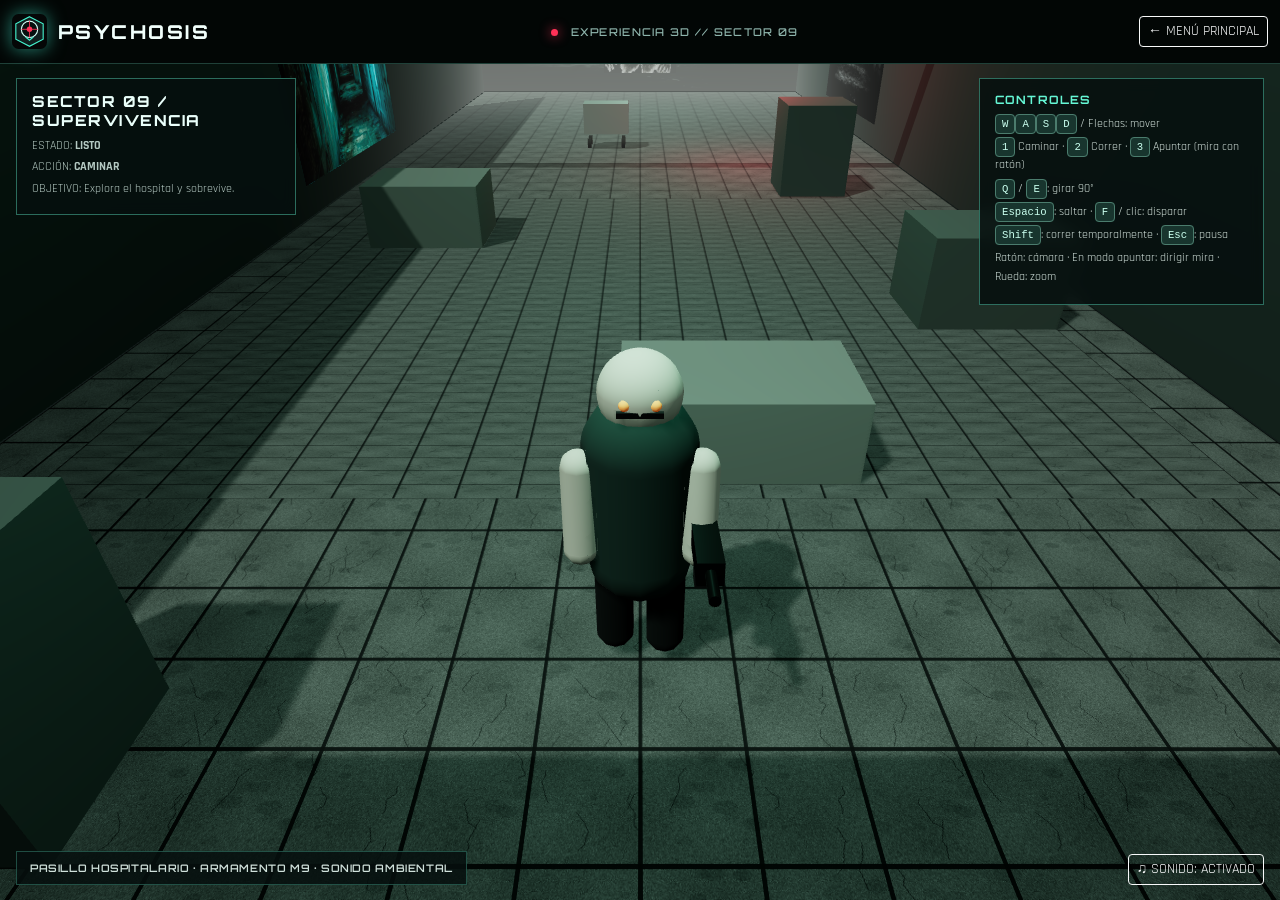
<file: escenario3d.html>
<!doctype html>
<html lang="es">
<head>
<meta charset="utf-8"><meta name="viewport" content="width=device-width,initial-scale=1">
<title>PSYCHOSIS — Sector 09 3D</title><link rel="icon" href="assets/favicon.svg" type="image/svg+xml">
<link href="https://cdn.jsdelivr.net/npm/bootstrap@5.3.3/dist/css/bootstrap.min.css" rel="stylesheet">
<link rel="stylesheet" href="styles.css">
<style>
body{overflow:hidden;background:#030807}.site-header{height:64px}
#world3d{width:100%;height:calc(100vh - 64px);display:block;touch-action:none}
.hud3d{position:fixed;z-index:8;top:78px;left:16px;width:280px;padding:13px 15px;background:#06100edb;border:1px solid #65f7d566;backdrop-filter:blur(7px);pointer-events:none}
.hud3d h1{font:800 .95rem Orbitron,sans-serif;color:#eafffa;letter-spacing:.1em;margin:0 0 7px}.hud3d p{font-size:.77rem;color:#b4c9c2;margin:3px 0}
.controls3d{position:fixed;z-index:8;top:78px;right:16px;width:285px;padding:13px 15px;background:#06100edb;border:1px solid #65f7d566;backdrop-filter:blur(7px)}
.controls3d h2{font:700 .72rem Orbitron;color:#65f7d5;letter-spacing:.1em}.controls3d p{font-size:.76rem;color:#d1e0da;margin:5px 0}.controls3d kbd{background:#18352e;color:#caffef;border:1px solid #4b7c6d}
#loading3d{position:fixed;inset:64px 0 0;z-index:12;display:grid;place-items:center;background:#030807;color:#65f7d5;font:700 1rem Orbitron;letter-spacing:.15em}
#loading3d.hidden3d{display:none}.bottom3d{position:fixed;z-index:8;left:16px;bottom:15px;color:#d0e1db;background:#06100edb;padding:9px 13px;border:1px solid #65f7d544;font:600 .65rem Orbitron;letter-spacing:.06em}
#sound3d{position:fixed;right:16px;bottom:15px;z-index:9}
#world3d.aiming3d{cursor:crosshair}
#pauseMenu3d{display:none;position:fixed;inset:64px 0 0;z-index:20;background:rgba(1,5,4,.84);backdrop-filter:blur(8px);align-items:center;justify-content:center}
#pauseMenu3d.show{display:flex}
.pause-card{width:min(420px,calc(100% - 32px));padding:30px;background:#071411;border:1px solid #65f7d5;box-shadow:0 0 35px #00e8b433;text-align:center}
.pause-card h2{font:800 1.7rem Orbitron,sans-serif;color:#65f7d5;letter-spacing:.12em;margin-bottom:22px}
.pause-card .btn{width:100%;margin:6px 0;padding:11px;font-weight:700;letter-spacing:.08em}
@media(max-width:720px){.hud3d{top:72px;left:8px;width:180px;padding:9px}.hud3d p{font-size:.66rem}.controls3d{top:auto;bottom:54px;right:8px;width:190px;padding:9px}.controls3d p{font-size:.65rem}.bottom3d{left:8px;bottom:10px;font-size:.52rem}.site-header .header-status{display:none}#sound3d{right:8px;bottom:205px}}
</style>
</head>
<body>
<header class="site-header"><div class="container-fluid d-flex align-items-center justify-content-between">
<a class="brand" href="index.html"><img src="assets/favicon.svg" class="brand-icon" alt=""><span>PSYCHOSIS</span></a>
<div class="header-status"><span class="pulse"></span> EXPERIENCIA 3D // SECTOR 09</div>
<a href="index.html" class="btn btn-outline-light btn-sm">← MENÚ PRINCIPAL</a>
</div></header>
<main>
<canvas id="world3d" aria-label="Escenario 3D de PSYCHOSIS"></canvas>
<div id="loading3d">CONSTRUYENDO SECTOR 09...</div>
<section class="hud3d"><h1>SECTOR 09 / SUPERVIVENCIA</h1><p>ESTADO: <b id="state3d">LISTO</b></p><p>ACCIÓN: <b id="action3d">CAMINAR</b></p><p>OBJETIVO: Explora el hospital y sobrevive.</p></section>
<section class="controls3d"><h2>CONTROLES</h2>
<p><kbd>W</kbd><kbd>A</kbd><kbd>S</kbd><kbd>D</kbd> / Flechas: mover</p>
<p><kbd>1</kbd> Caminar · <kbd>2</kbd> Correr · <kbd>3</kbd> Apuntar (mira con ratón)</p>
<p><kbd>Q</kbd> / <kbd>E</kbd>: girar 90°</p>
<p><kbd>Espacio</kbd>: saltar · <kbd>F</kbd> / clic: disparar</p>
<p><kbd>Shift</kbd>: correr temporalmente · <kbd>Esc</kbd>: pausa</p>
<p>Ratón: cámara · En modo apuntar: dirigir mira · Rueda: zoom</p></section>
<div class="bottom3d">PASILLO HOSPITALARIO · ARMAMENTO M9 · SONIDO AMBIENTAL</div>
<button id="sound3d" class="btn btn-outline-light btn-sm">♫ SONIDO: ACTIVADO</button>
<div id="pauseMenu3d" role="dialog" aria-modal="true" aria-label="Menú de pausa">
 <div class="pause-card">
  <h2>JUEGO EN PAUSA</h2>
  <button id="resume3d" class="btn btn-success">CONTINUAR</button>
  <button id="restart3d" class="btn btn-outline-light">REINICIAR PARTIDA</button>
  <button id="menu3d" class="btn btn-outline-danger">VOLVER AL MENÚ PRINCIPAL</button>
  <p class="text-secondary small mt-3 mb-0">Presiona ESC para continuar o pausar.</p>
 </div>
</div>
</main>
<audio id="ambience3d" src="assets/ambience.wav" loop preload="auto"></audio>
<audio id="shot3d" src="assets/shot.wav" preload="auto"></audio>
<script type="importmap">
{"imports":{"three":"./vendor/three/three.module.js","three/addons/":"./vendor/three/addons/"}}
</script>
<script type="module" src="scene3d.js"></script>
</body></html>
</file>
<file: styles.css>
@import url('https://fonts.googleapis.com/css2?family=Orbitron:wght@400;500;600;700;800;900&family=Rajdhani:wght@400;500;600;700&display=swap');

:root {
    --bg: #050908;
    --panel: #091311;
    --line: rgba(124, 255, 226, .23);
    --mint: #65f7d5;
    --red: #ff3157;
    --text: #e8f5f2;
    --muted: #819894
}

* {
    box-sizing: border-box
}

html,
body {
    margin: 0;
    min-height: 100%;
    background: var(--bg);
    color: var(--text);
    font-family: 'Rajdhani', sans-serif;
    cursor: crosshair
}

body {
    background-image: radial-gradient(ellipse at 50% 0%, #10221f 0%, #050908 60%);
    overflow-x: hidden
}

button,
a,
input,
select {
    cursor: crosshair
}

button:focus-visible,
a:focus-visible,
input:focus-visible,
select:focus-visible {
    outline: 2px solid var(--mint);
    outline-offset: 3px
}

/* ===== VIGNETTE GLOBAL Y AVISO DE CORRUPCIÓN ===== */
.global-vignette {
    position: fixed;
    inset: 0;
    pointer-events: none;
    z-index: 50;
    box-shadow: inset 0 0 0 0 rgba(255, 49, 87, 0);
    transition: box-shadow .6s
}

.global-vignette.danger {
    box-shadow: inset 0 0 220px 40px rgba(255, 49, 87, .28);
    animation: vig-pulse 1.2s infinite
}

.sanity-warning {
    position: fixed;
    top: 90px;
    left: 50%;
    transform: translateX(-50%) translateY(-20px);
    z-index: 60;
    padding: 10px 22px;
    background: rgba(20, 3, 7, .9);
    border: 1px solid var(--red);
    color: #ffb2c1;
    font: 700 .75rem Orbitron;
    letter-spacing: .18em;
    text-shadow: 0 0 12px var(--red);
    opacity: 0;
    transition: opacity .3s, transform .3s;
    pointer-events: none
}

.sanity-warning.show {
    opacity: 1;
    transform: translateX(-50%) translateY(0)
}

.sanity-warning.hidden {
    display: none
}

.site-header {
    height: 72px;
    background: rgba(3, 7, 6, .94);
    border-bottom: 1px solid var(--line);
    display: flex;
    align-items: center;
    position: relative;
    z-index: 5
}

.brand {
    display: flex;
    align-items: center;
    gap: 11px;
    color: #f1fffc;
    text-decoration: none;
    font: 800 1.2rem Orbitron, sans-serif;
    letter-spacing: .13em
}

.brand-icon {
    width: 35px;
    height: 35px;
    filter: drop-shadow(0 0 9px #46f5d588)
}

.header-status {
    font: 500 .67rem Orbitron, sans-serif;
    letter-spacing: .12em;
    color: #8eb4ac
}

.pulse,
.live-dot {
    display: inline-block;
    width: 7px;
    height: 7px;
    background: var(--red);
    border-radius: 50%;
    margin-right: 8px;
    box-shadow: 0 0 12px var(--red);
    animation: pulse 1.5s infinite
}

.sound-btn {
    border-color: #3b6a60;
    color: #b7e9dd;
    font-family: Orbitron;
    font-size: .65rem;
    letter-spacing: .08em
}

.screen {
    min-height: calc(100vh - 220px);
    position: relative;
    display: flex;
    align-items: center;
    justify-content: center;
    overflow: hidden
}

.hidden {
    display: none !important
}

.loading-screen {
    min-height: calc(100vh - 220px);
    background: linear-gradient(90deg, rgba(2, 7, 6, .79), rgba(4, 11, 10, .46), rgba(2, 7, 6, .83)), url('assets/loading-hall.png') center 55%/cover no-repeat
}

.loading-content {
    width: min(540px, 88%);
    position: relative;
    z-index: 2;
    text-align: center
}

.eyebrow {
    font: 600 .66rem Orbitron, sans-serif;
    letter-spacing: .2em;
    color: var(--mint);
    text-transform: uppercase
}

.glitch {
    font: 900 clamp(3rem, 9vw, 6.5rem)/1 Orbitron, sans-serif;
    letter-spacing: .09em;
    margin: 17px 0;
    color: #eafffa;
    text-shadow: 0 0 15px #4fffd44a, 3px 0 var(--red);
    position: relative
}

.glitch:after {
    content: attr(data-text);
    position: absolute;
    left: 50%;
    transform: translateX(-50%);
    top: 0;
    color: var(--mint);
    opacity: .15;
    clip-path: inset(55% 0 20% 0);
    animation: glitch 3s infinite
}

.loading-copy {
    font: 600 .7rem Orbitron, sans-serif;
    letter-spacing: .17em;
    color: #9dbcb6;
    margin: 30px 0 13px
}

.loading-track {
    height: 5px;
    background: #273c37;
    border-radius: 0;
    overflow: visible
}

.loading-track .progress-bar {
    width: 0;
    background: var(--mint);
    box-shadow: 0 0 12px var(--mint);
    transition: width .12s linear
}

.loading-meta {
    font: 600 .62rem Orbitron, sans-serif;
    letter-spacing: .12em;
    color: #90aaa4;
    margin-top: 12px
}

.loading-meta strong {
    color: var(--mint)
}

.loading-tip {
    margin-top: 22px;
    font: 500 .62rem Orbitron, sans-serif;
    letter-spacing: .14em;
    color: #5c8c80;
    min-height: 20px;
    animation: tip-fade 1.2s infinite alternate
}

.scanlines {
    position: absolute;
    inset: 0;
    pointer-events: none;
    background: repeating-linear-gradient(to bottom, transparent 0px, rgba(0, 0, 0, .13) 1px, transparent 3px);
    opacity: .5;
    z-index: 1
}

.menu-screen {
    min-height: calc(100vh - 220px);
    background: linear-gradient(90deg, rgba(1, 7, 8, .72), rgba(0, 9, 10, .25), rgba(0, 5, 6, .65)), linear-gradient(0deg, rgba(2, 7, 7, .8), transparent 55%), url('assets/menu-corridor.png') center/cover no-repeat;
    justify-content: flex-start
}

.menu-panel {
    position: relative;
    z-index: 2;
    margin-left: clamp(22px, 9vw, 150px);
    padding: 38px 0;
    max-width: 560px;
    width: min(560px, 88%)
}

.menu-panel .glitch {
    font-size: clamp(3rem, 7vw, 5.6rem);
    margin: 14px 0 8px
}

.subtitle {
    font: 600 .73rem Orbitron, sans-serif;
    letter-spacing: .16em;
    color: #a9c1bc;
    margin-bottom: 28px
}

.subtitle span {
    color: var(--red)
}

.menu-buttons {
    display: grid;
    gap: 9px;
    max-width: 390px
}

.menu-button {
    display: flex;
    align-items: center;
    gap: 18px;
    text-align: left;
    padding: 15px 17px;
    background: rgba(4, 13, 12, .77);
    border: 1px solid #45665f;
    color: #d6e7e2;
    font: 600 .78rem Orbitron, sans-serif;
    letter-spacing: .1em;
    transition: transform .18s, border-color .18s, background .18s, box-shadow .18s;
    backdrop-filter: blur(4px)
}

.menu-button:hover {
    transform: translateX(7px);
    border-color: var(--mint);
    background: rgba(19, 48, 42, .87);
    box-shadow: 0 0 22px #45f5d51a
}

.menu-button:active,
.menu-button.clicked {
    transform: scale(.97);
    filter: brightness(1.5)
}

.menu-button.primary {
    border-color: var(--mint);
    background: linear-gradient(90deg, #16463b99, #07110fdd);
    box-shadow: inset 3px 0 var(--mint)
}

.button-index {
    color: #648d82;
    font-size: .64rem
}

.button-arrow {
    margin-left: auto;
    color: var(--mint);
    font-size: 1.1rem
}

.exit-button .button-arrow {
    color: var(--red)
}

.menu-foot {
    display: flex;
    flex-wrap: wrap;
    gap: 12px;
    justify-content: space-between;
    color: #78928b;
    font: 500 .55rem Orbitron, sans-serif;
    letter-spacing: .08em;
    margin-top: 32px;
    max-width: 560px
}

.menu-whisper {
    position: absolute;
    left: 50%;
    bottom: -10px;
    transform: translate(-50%, 20px);
    color: #ff3157aa;
    font: 600 .68rem Orbitron;
    letter-spacing: .35em;
    opacity: 0;
    transition: opacity .8s, transform .8s;
    text-shadow: 0 0 12px #ff315766;
    pointer-events: none;
    white-space: nowrap
}

.menu-whisper.show {
    opacity: .85;
    transform: translate(-50%, 0)
}

.game-screen {
    display: block;
    padding: 34px 0 28px;
    background: linear-gradient(180deg, #07100f, #050908)
}

.game-wrap {
    max-width: 1440px;
    padding-inline: clamp(14px, 4vw, 56px)
}

.game-topline {
    display: flex;
    align-items: center;
    justify-content: space-between;
    margin-bottom: 20px
}

.game-topline h2 {
    font: 700 clamp(1.2rem, 3vw, 2rem) Orbitron, sans-serif;
    letter-spacing: .07em;
    margin: 8px 0 0
}

.accent {
    color: var(--mint)
}

/* ===== COMBO BADGE ===== */
.combo-badge {
    display: inline-flex;
    align-items: center;
    justify-content: center;
    width: 52px;
    height: 52px;
    border-radius: 50%;
    background: radial-gradient(circle, #ff315755, #0a0405);
    border: 2px solid var(--red);
    color: #ffd0d9;
    font: 900 1.1rem Orbitron;
    text-shadow: 0 0 10px var(--red);
    box-shadow: 0 0 22px #ff315777
}

.combo-badge.pop {
    animation: combo-pop .35s ease-out
}

.combo-badge.hidden {
    display: none !important
}

.hud-card {
    background: linear-gradient(135deg, #101f1c, #08100f);
    border: 1px solid var(--line);
    padding: 12px 15px;
    min-height: 80px;
    position: relative
}

.hud-card:before {
    content: "";
    position: absolute;
    left: 0;
    top: 0;
    width: 25px;
    height: 2px;
    background: var(--mint)
}

.hud-card small {
    display: block;
    color: #8ca9a1;
    font: 600 .57rem Orbitron, sans-serif;
    letter-spacing: .09em
}

.hud-card strong {
    font: 700 1.8rem Orbitron, sans-serif;
    display: block;
    margin-top: 3px;
    color: #e8fffa
}

.hud-card strong span {
    font-size: .9rem;
    color: #8cb0a7
}

.hud-card strong.urgent {
    color: var(--red);
    text-shadow: 0 0 15px #ff315766;
    animation: pulse .65s infinite
}

.canvas-shell {
    position: relative;
    border: 1px solid #3d6d62;
    background: #000;
    box-shadow: 0 0 40px #000, 0 0 24px #3effd40b;
    overflow: hidden
}

.canvas-shell:after {
    content: "";
    position: absolute;
    inset: 0;
    pointer-events: none;
    border: 1px solid #a5ffed12;
    box-shadow: inset 0 0 80px #0008
}

.canvas-shell canvas {
    display: block;
    width: 100%;
    height: auto;
    aspect-ratio: 1100/620;
    touch-action: manipulation;
    cursor: none
}

.canvas-hint {
    position: absolute;
    left: 50%;
    top: 50%;
    transform: translate(-50%, -50%);
    text-align: center;
    background: #030a09c9;
    border: 1px solid #7dffe44a;
    padding: 15px 25px;
    z-index: 2;
    pointer-events: none;
    transition: opacity .5s
}

.canvas-hint.faded {
    opacity: 0
}

.hint-mark {
    display: block;
    color: var(--red);
    font: 700 1.5rem Orbitron;
    margin-bottom: 7px
}

.canvas-hint span:not(.hint-mark) {
    font: 700 .72rem Orbitron;
    letter-spacing: .13em
}

.canvas-hint small {
    display: block;
    color: #9bb6af;
    margin-top: 7px;
    font-size: .82rem
}

.pause-overlay {
    position: absolute;
    inset: 0;
    z-index: 4;
    background: #020605dc;
    display: grid;
    place-items: center;
    text-align: center;
    backdrop-filter: blur(5px)
}

.pause-overlay h3 {
    font: 800 2rem Orbitron;
    margin: 16px 0 22px
}

.shot-flash {
    position: absolute;
    inset: 0;
    pointer-events: none;
    background: #d9fff9;
    opacity: 0;
    z-index: 3
}

.shot-flash.fire {
    animation: flash .14s ease-out
}

/* ===== CAPA DE GLITCH ===== */
.glitch-layer {
    position: absolute;
    inset: 0;
    pointer-events: none;
    z-index: 3;
    opacity: 0;
    background:
        repeating-linear-gradient(to bottom, transparent 0 2px, rgba(255, 49, 87, .08) 2px 3px, transparent 3px 5px);
    mix-blend-mode: screen
}

.glitch-layer.active {
    animation: glitch-flicker .9s ease-out
}

/* ===== FLOAT SCORE (puntos flotantes) ===== */
.float-score-layer {
    position: absolute;
    inset: 0;
    pointer-events: none;
    z-index: 3;
    overflow: hidden
}

.float-score {
    position: absolute;
    transform: translate(-50%, -50%);
    color: var(--mint);
    font: 800 1.4rem Orbitron;
    text-shadow: 0 0 12px var(--mint), 0 0 4px #000;
    animation: float-up .9s ease-out forwards;
    letter-spacing: .05em
}

.game-bottom {
    padding-top: 15px;
    color: #9bb8b0;
    font: 600 .63rem Orbitron, sans-serif;
    letter-spacing: .07em
}

.muted {
    color: #44635b;
    margin: 0 8px
}

.game-bottom b {
    color: var(--mint)
}

#focusBtn.active {
    border-color: var(--mint);
    color: var(--mint);
    background: rgba(101, 247, 213, .12);
    box-shadow: 0 0 18px #65f7d555
}

#focusBtn:disabled {
    opacity: .55
}

.overlay-modal {
    position: fixed;
    inset: 0;
    background: #010504e8;
    backdrop-filter: blur(7px);
    z-index: 20;
    display: grid;
    place-items: center;
    padding: 18px
}

.modal-panel {
    position: relative;
    width: min(520px, 100%);
    max-height: 90vh;
    overflow: auto;
    padding: 30px;
    background: linear-gradient(140deg, #101e1b, #060b0a);
    border: 1px solid #3c6f62;
    box-shadow: 0 0 55px #000
}

.modal-panel h2 {
    font: 800 1.7rem Orbitron, sans-serif;
    margin: 13px 0 20px
}

.modal-panel ul {
    padding-left: 20px;
    color: #bdd0ca
}

.modal-panel li {
    margin: 11px 0
}

.modal-panel li::marker {
    color: var(--mint)
}

.modal-note {
    border-left: 2px solid var(--red);
    padding-left: 12px;
    color: #8fa9a2
}

.modal-close {
    position: absolute;
    right: 14px;
    top: 10px;
    border: 0;
    background: none;
    color: #c8e4dc;
    font-size: 1.8rem
}

.setting-row {
    display: flex;
    justify-content: space-between;
    align-items: center;
    gap: 20px;
    padding: 14px 0;
    border-bottom: 1px solid #29433c;
    color: #c0d5cf
}

.setting-row input {
    accent-color: var(--mint);
    max-width: 160px
}

.setting-row select {
    max-width: 160px;
    background: #0b1714;
    color: #eafffa;
    border-color: #31584e
}

.result-panel {
    text-align: center
}

.final-score {
    display: block;
    color: var(--mint);
    font: 900 4rem Orbitron, sans-serif;
    text-shadow: 0 0 20px #65f7d544;
    margin: 10px 0
}

.result-panel p {
    color: #9bb6af
}

.result-rank {
    margin-top: 12px;
    padding: 10px 14px;
    border: 1px dashed #65f7d566;
    color: #c7fff4;
    font: 700 .78rem Orbitron;
    letter-spacing: .18em;
    text-shadow: 0 0 10px #65f7d577
}

.site-footer {
    border-top: 1px solid var(--line);
    background: #030706;
    padding: 24px 0 27px
}

.footer-grid {
    display: grid;
    grid-template-columns: 1.1fr 1fr 1.5fr 1fr;
    gap: 25px;
    padding-inline: clamp(16px, 4vw, 56px)
}

.footer-brand {
    display: flex;
    align-items: center;
    gap: 8px;
    font: 700 .9rem Orbitron, sans-serif;
    letter-spacing: .08em
}

.footer-brand img {
    width: 26px
}

.footer-brand span {
    font: 500 .58rem Rajdhani, sans-serif;
    color: #7b9990;
    letter-spacing: 0
}

.site-footer p {
    font-size: .8rem;
    color: #70867f;
    margin: 9px 0 0
}

.credits {
    display: flex;
    flex-direction: column;
    gap: 3px;
    font-size: .78rem;
    color: #91aaa2
}

.credits span {
    font: 600 .55rem Orbitron, sans-serif;
    letter-spacing: .1em;
    color: #54776b;
    margin-top: 2px
}

.credits b {
    font-weight: 600;
    color: #c4d8d1
}

.credits b+span {
    margin-top: 8px
}

/* ===== KEYFRAMES ===== */
@keyframes pulse {
    50% {
        opacity: .45
    }
}

@keyframes glitch {

    0%,
    90%,
    100% {
        transform: translateX(-50%) translate(0)
    }

    92% {
        transform: translateX(calc(-50% - 3px))
    }

    95% {
        transform: translateX(calc(-50% + 2px))
    }
}

@keyframes flash {
    0% {
        opacity: .75
    }

    100% {
        opacity: 0
    }
}

@keyframes vig-pulse {

    0%,
    100% {
        box-shadow: inset 0 0 220px 40px rgba(255, 49, 87, .28)
    }

    50% {
        box-shadow: inset 0 0 220px 55px rgba(255, 49, 87, .42)
    }
}

@keyframes combo-pop {
    0% {
        transform: scale(1.6);
        filter: brightness(2)
    }

    60% {
        transform: scale(.9)
    }

    100% {
        transform: scale(1);
        filter: brightness(1)
    }
}

@keyframes float-up {
    0% {
        opacity: 1;
        transform: translate(-50%, -50%) scale(.7)
    }

    30% {
        transform: translate(-50%, -90%) scale(1.15)
    }

    100% {
        opacity: 0;
        transform: translate(-50%, -160%) scale(.9)
    }
}

@keyframes tip-fade {
    0% {
        opacity: .4
    }

    100% {
        opacity: 1
    }
}

@keyframes glitch-flicker {
    0% {
        opacity: .9;
        transform: translate(0, 0)
    }

    20% {
        opacity: .6;
        transform: translate(-4px, 2px)
    }

    40% {
        opacity: .85;
        transform: translate(3px, -2px)
    }

    60% {
        opacity: .4;
        transform: translate(-2px, 3px)
    }

    80% {
        opacity: .7;
        transform: translate(2px, 0)
    }

    100% {
        opacity: 0;
        transform: translate(0, 0)
    }
}

@media(max-width:800px) {
    .footer-grid {
        grid-template-columns: 1fr 1fr
    }

    .header-status {
        font-size: .55rem
    }

    .menu-panel {
        margin-left: 25px
    }

    .game-screen {
        padding-top: 22px
    }

    .combo-badge {
        width: 42px;
        height: 42px;
        font-size: .9rem
    }
}

@media(max-width:480px) {
    .header-status {
        display: none
    }

    .brand {
        font-size: 1rem
    }

    .sound-btn span {
        display: none
    }

    .screen {
        min-height: calc(100vh - 310px)
    }

    .menu-screen {
        min-height: calc(100vh - 310px)
    }

    .menu-panel {
        margin: 0 auto;
        width: 88%;
        padding: 30px 0
    }

    .menu-foot {
        font-size: .48rem
    }

    .footer-grid {
        grid-template-columns: 1fr 1fr;
        gap: 20px 12px
    }

    .credits b {
        font-size: .74rem
    }

    .hud-card {
        padding: 10px
    }

    .hud-card strong {
        font-size: 1.45rem
    }

    .game-bottom {
        font-size: .55rem
    }

    .canvas-hint {
        width: 85%;
        padding: 12px
    }

    .canvas-hint small {
        font-size: .72rem
    }

    .sanity-warning {
        font-size: .6rem;
        padding: 8px 14px;
        top: 70px
    }
}
</file>
